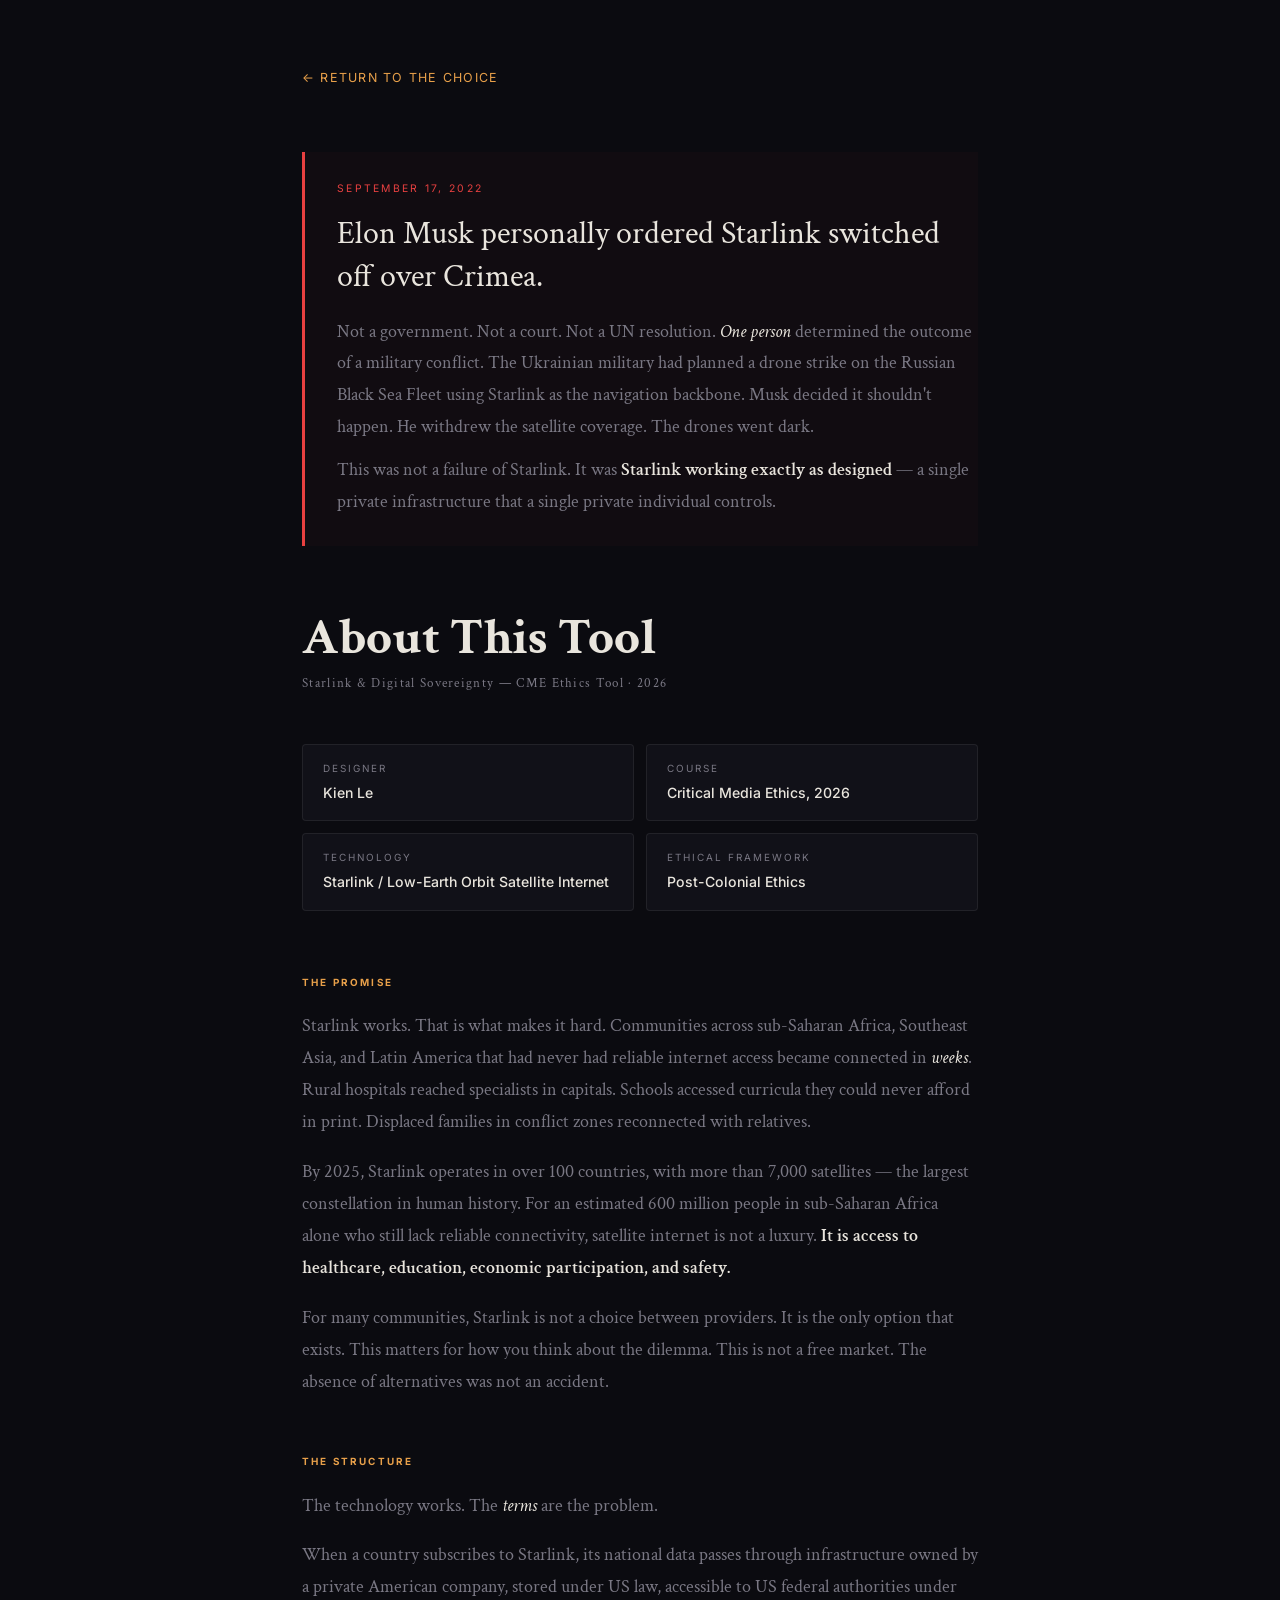
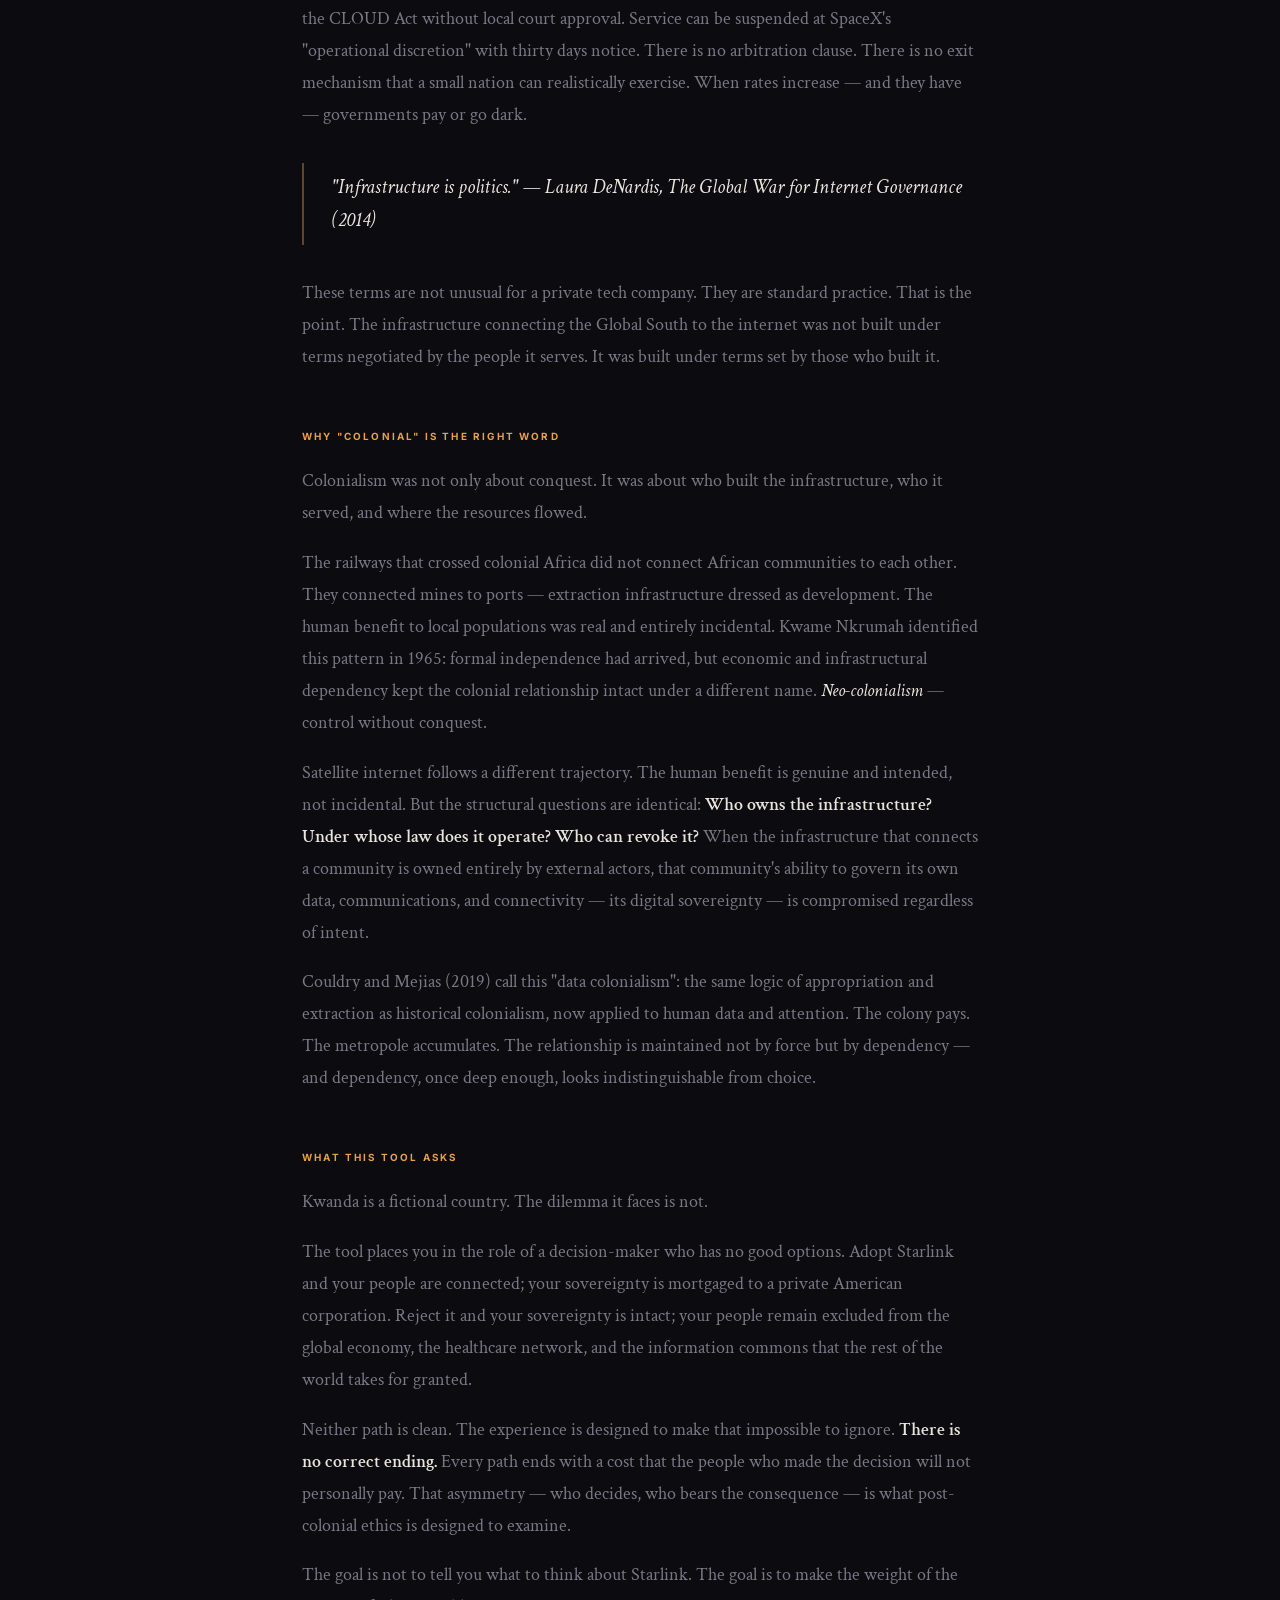
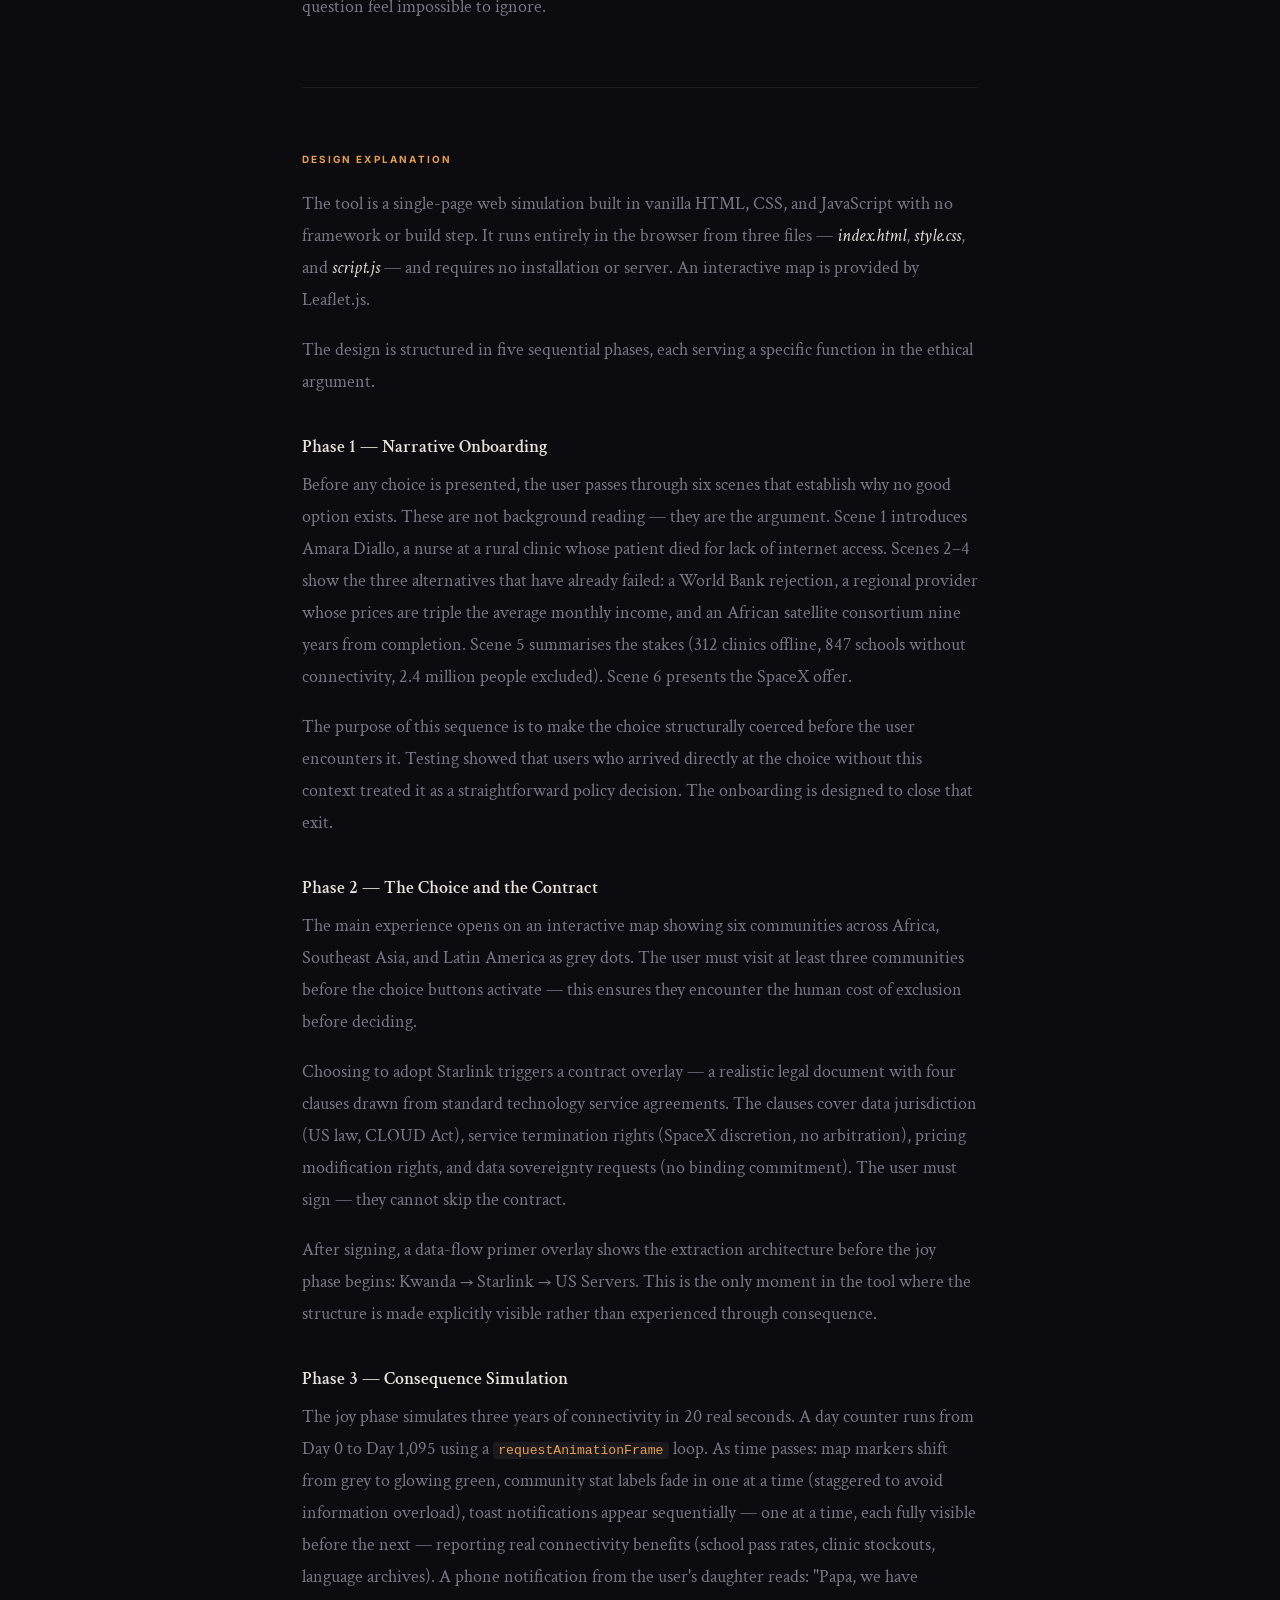
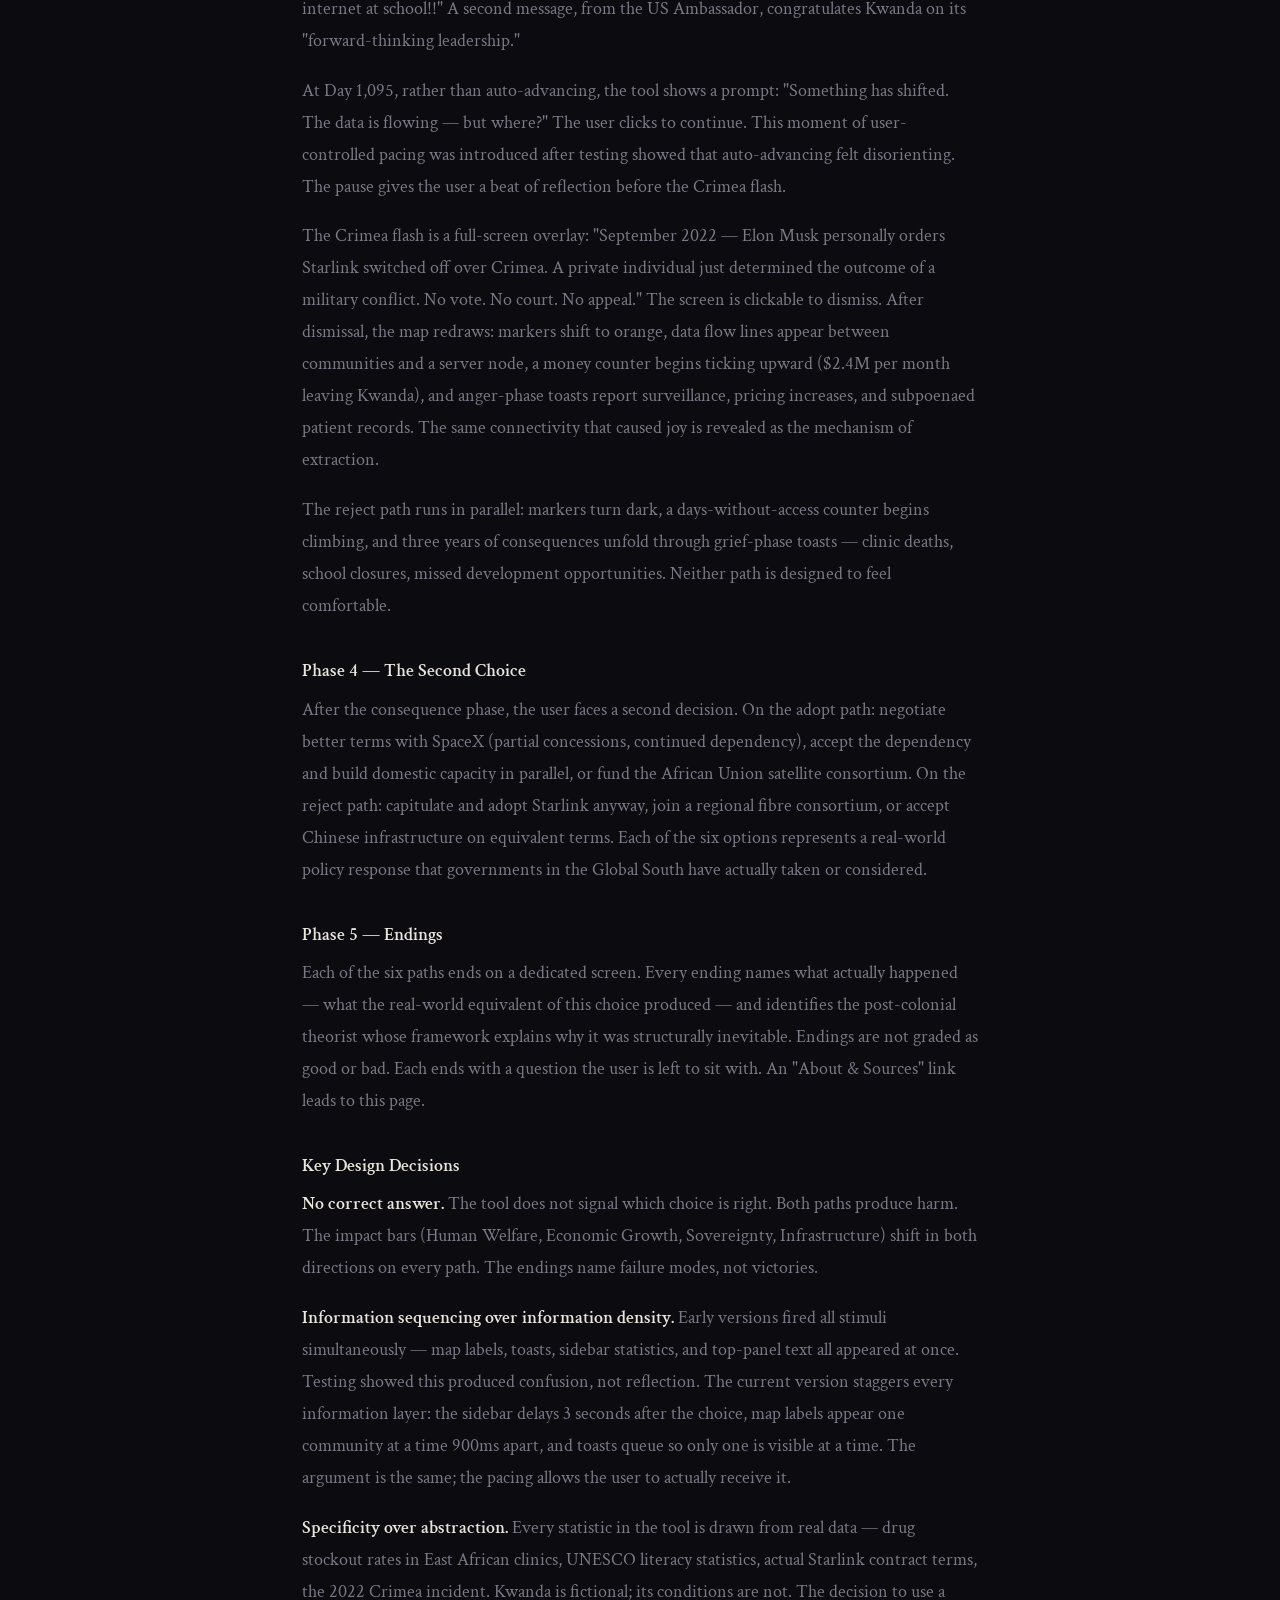
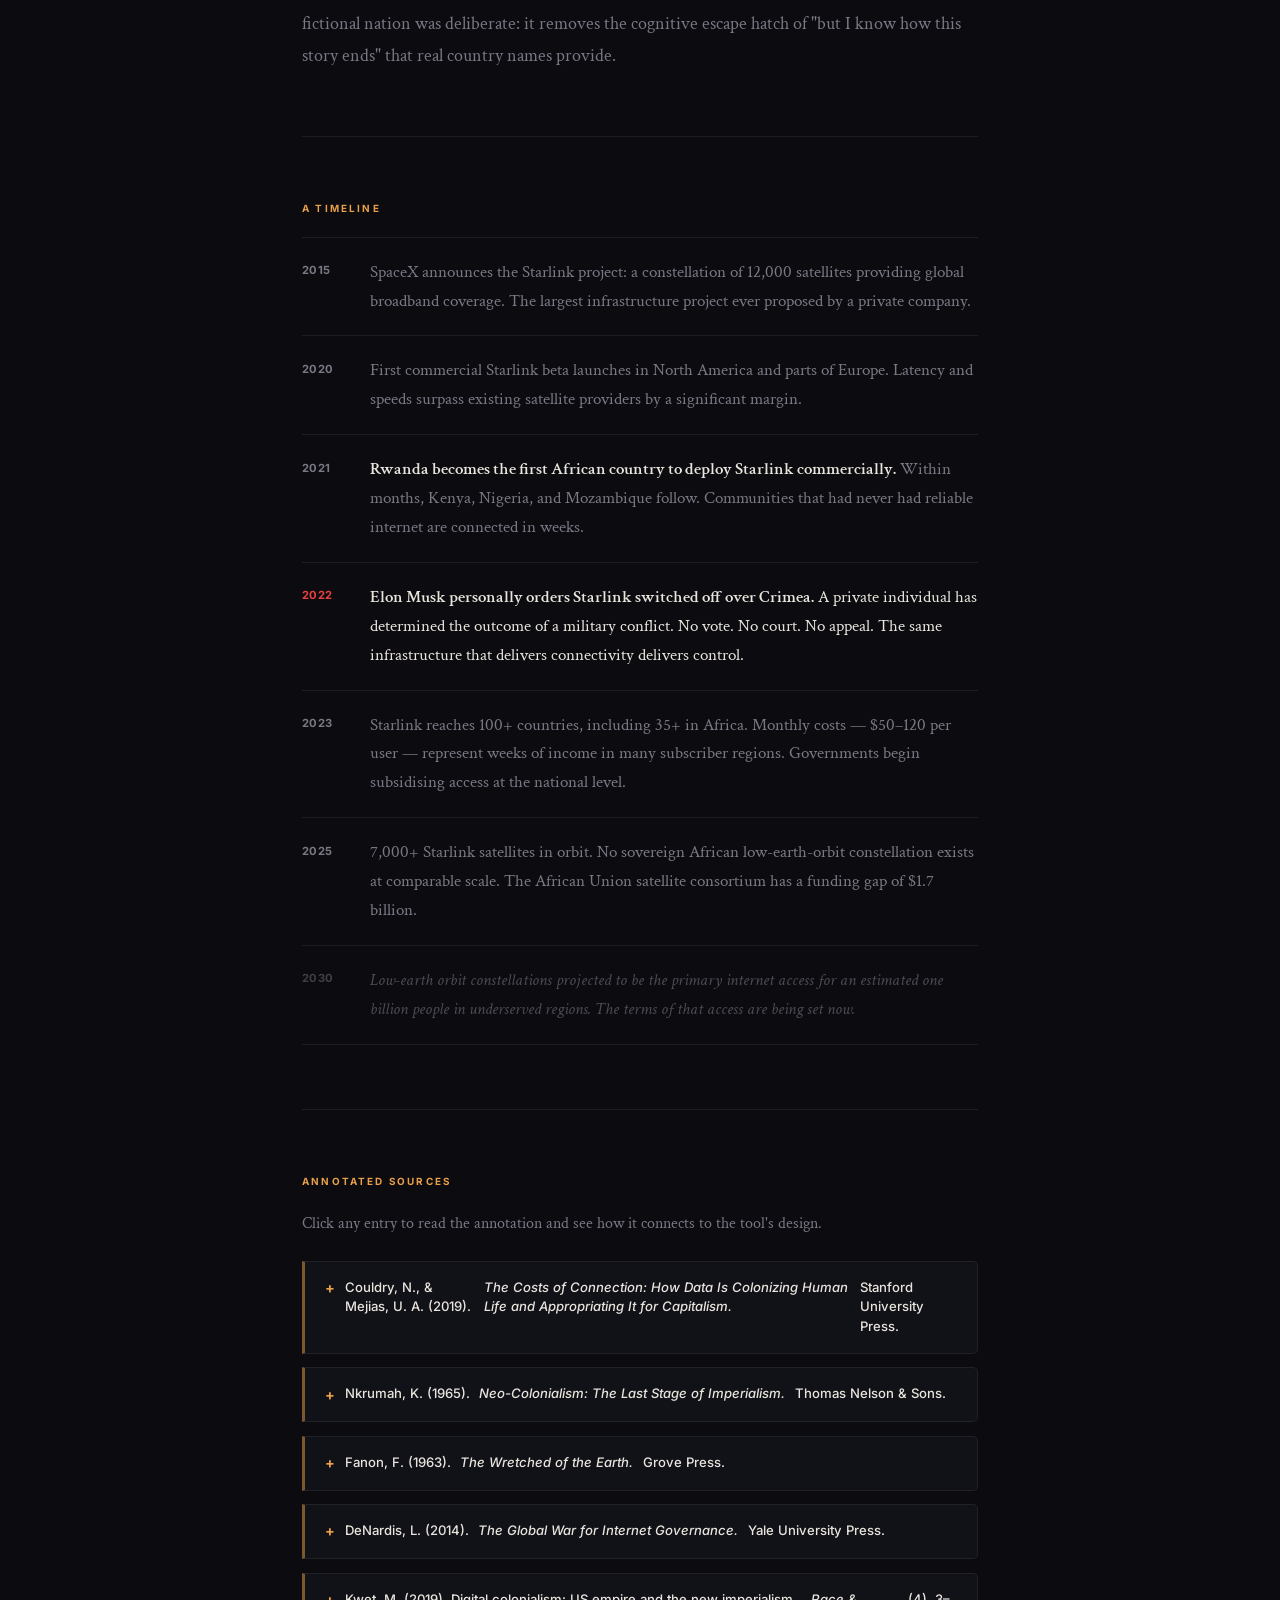
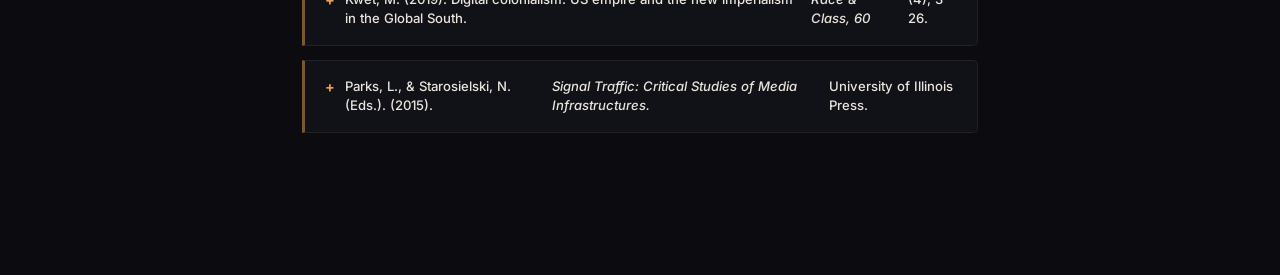
<file: about.html>
<!DOCTYPE html>
<html lang="en">
<head>
  <meta charset="UTF-8" />
  <meta name="viewport" content="width=device-width, initial-scale=1.0" />
  <title>About — The Choice</title>
  <link href="https://fonts.googleapis.com/css2?family=Crimson+Text:ital,wght@0,400;0,600;1,400&family=Inter:wght@300;400;500;600;700&display=swap" rel="stylesheet" />
  <style>
    *, *::before, *::after { box-sizing: border-box; margin: 0; padding: 0; }

    :root {
      --bg:     #0b0b10;
      --bg-2:   #111118;
      --text:   #e9e5dd;
      --muted:  #7a7884;
      --accent: #e8a04a;
      --angry:  #e84040;
      --border: rgba(255,255,255,0.07);
      --serif:  'Crimson Text', Georgia, serif;
      --sans:   'Inter', -apple-system, sans-serif;
    }

    body {
      background: var(--bg);
      color: var(--text);
      font-family: var(--sans);
      line-height: 1.6;
    }

    .container {
      max-width: 740px;
      margin: 0 auto;
      padding: 4rem 2rem 8rem;
    }

    /* ── Navigation ── */
    .back-link {
      display: inline-flex;
      align-items: center;
      gap: 0.4rem;
      color: var(--accent);
      text-decoration: none;
      font-size: 0.78rem;
      letter-spacing: 0.1em;
      text-transform: uppercase;
      margin-bottom: 4rem;
      transition: opacity 0.2s;
    }
    .back-link:hover { opacity: 0.72; }

    /* ── Opening moment ── */
    .opening-moment {
      border-left: 3px solid var(--angry);
      padding: 1.75rem 0 1.75rem 2rem;
      margin-bottom: 4rem;
      background: rgba(232,64,64,0.025);
    }

    .moment-date {
      font-family: var(--sans);
      font-size: 0.65rem;
      letter-spacing: 0.22em;
      text-transform: uppercase;
      color: var(--angry);
      margin-bottom: 0.8rem;
    }

    .moment-headline {
      font-family: var(--serif);
      font-size: clamp(1.4rem, 4vw, 2rem);
      line-height: 1.35;
      color: var(--text);
      margin-bottom: 1.1rem;
    }

    .moment-body {
      font-family: var(--serif);
      font-size: 1.1rem;
      line-height: 1.8;
      color: var(--muted);
      margin-bottom: 0.75rem;
    }

    .moment-body:last-child { margin-bottom: 0; }
    .moment-body em { color: var(--text); font-style: italic; }
    .moment-body strong { color: var(--text); font-weight: 600; }

    /* ── Page header ── */
    h1 {
      font-family: var(--serif);
      font-size: clamp(2.2rem, 5vw, 3.2rem);
      margin-bottom: 0.4rem;
      line-height: 1.1;
    }

    .page-subtitle {
      color: var(--muted);
      font-size: 0.82rem;
      letter-spacing: 0.1em;
      margin-bottom: 3rem;
    }

    /* ── Meta grid ── */
    .meta-grid {
      display: grid;
      grid-template-columns: repeat(2, 1fr);
      gap: 0.75rem;
      margin-bottom: 4rem;
    }

    .meta-item {
      background: var(--bg-2);
      border: 1px solid var(--border);
      border-radius: 4px;
      padding: 1rem 1.25rem;
    }

    .meta-label {
      font-size: 0.62rem;
      letter-spacing: 0.2em;
      text-transform: uppercase;
      color: var(--muted);
      margin-bottom: 0.3rem;
    }

    .meta-value {
      font-size: 0.88rem;
      color: var(--text);
      font-weight: 500;
    }

    /* ── Section headings ── */
    h2 {
      font-size: 0.62rem;
      letter-spacing: 0.22em;
      text-transform: uppercase;
      color: var(--accent);
      margin: 3.5rem 0 1.25rem;
    }

    /* ── Sub-headings ── */
    h3 {
      font-family: var(--serif);
      font-size: 1.15rem;
      font-weight: 600;
      color: var(--text);
      margin: 2.25rem 0 0.6rem;
      line-height: 1.4;
    }

    h3 + p { margin-top: 0; }

    code {
      font-family: 'SF Mono', 'Fira Mono', monospace;
      font-size: 0.82rem;
      background: rgba(255,255,255,0.06);
      padding: 0.1em 0.4em;
      border-radius: 3px;
      color: var(--accent);
    }

    /* ── Body prose ── */
    p {
      font-family: var(--serif);
      font-size: 1.1rem;
      line-height: 1.82;
      color: var(--muted);
      margin-bottom: 1.1rem;
    }

    p:last-child { margin-bottom: 0; }
    p strong { color: var(--text); font-weight: 600; }
    p em     { color: var(--text); font-style: italic; }

    /* ── Pull quote ── */
    .pull-quote {
      border-left: 2px solid rgba(232,160,74,0.4);
      padding: 0.5rem 0 0.5rem 1.75rem;
      margin: 2rem 0;
    }

    .pull-quote p {
      font-size: 1.25rem;
      line-height: 1.65;
      color: var(--text);
      font-style: italic;
      margin-bottom: 0;
    }

    /* ── Divider ── */
    hr {
      border: none;
      border-top: 1px solid var(--border);
      margin: 4rem 0;
    }

    /* ── Timeline ── */
    .timeline {
      margin: 0.25rem 0;
    }

    .timeline-item {
      display: grid;
      grid-template-columns: 2.75rem 1fr;
      gap: 0 1.5rem;
      margin-bottom: 0;
      padding: 1.25rem 0;
      border-bottom: 1px solid var(--border);
    }

    .timeline-item:first-child { border-top: 1px solid var(--border); }

    .tl-year {
      font-family: var(--sans);
      font-size: 0.7rem;
      font-weight: 700;
      color: var(--muted);
      letter-spacing: 0.04em;
      padding-top: 0.28rem;
      flex-shrink: 0;
    }

    .tl-event {
      font-family: var(--serif);
      font-size: 1.05rem;
      line-height: 1.72;
      color: var(--muted);
    }

    .tl-event strong { color: var(--text); font-weight: 600; }

    .timeline-item.tl-critical .tl-year  { color: var(--angry); }
    .timeline-item.tl-critical .tl-event { color: var(--text); }

    .timeline-item.tl-future .tl-year  { color: rgba(255,255,255,0.22); }
    .timeline-item.tl-future .tl-event { color: rgba(122,120,132,0.6); font-style: italic; }

    /* ── Sources (collapsible) ── */
    .sources-intro {
      font-family: var(--serif);
      font-size: 1rem;
      color: var(--muted);
      margin-bottom: 1.5rem;
      line-height: 1.7;
    }

    details.source-detail {
      background: var(--bg-2);
      border: 1px solid var(--border);
      border-left: 3px solid rgba(232,160,74,0.5);
      border-radius: 0 5px 5px 0;
      margin-bottom: 0.85rem;
    }

    summary.source-summary {
      padding: 1rem 1.25rem;
      cursor: pointer;
      font-family: var(--sans);
      font-size: 0.82rem;
      font-weight: 500;
      color: var(--text);
      line-height: 1.5;
      list-style: none;
      display: flex;
      align-items: flex-start;
      gap: 0.6rem;
      user-select: none;
    }

    summary.source-summary::-webkit-details-marker { display: none; }

    summary.source-summary::before {
      content: '+';
      color: var(--accent);
      font-weight: 700;
      font-size: 0.9rem;
      flex-shrink: 0;
      margin-top: -0.05rem;
      transition: transform 0.2s;
      display: inline-block;
    }

    details[open] summary.source-summary::before {
      content: '−';
    }

    .source-summary em { font-style: italic; color: var(--text); }

    .source-annotation {
      padding: 0 1.25rem 1.25rem 2.75rem;
      font-family: var(--serif);
      font-size: 0.98rem;
      line-height: 1.78;
      color: var(--muted);
      margin: 0;
      border-top: 1px solid var(--border);
      padding-top: 0.9rem;
    }

    @media (max-width: 520px) {
      .meta-grid { grid-template-columns: 1fr; }
      .opening-moment { padding-left: 1.25rem; }
    }
  </style>
</head>
<body>
  <div class="container">

    <a href="index.html" class="back-link">← Return to The Choice</a>

    <!-- ── Opening moment ── -->
    <div class="opening-moment">
      <p class="moment-date">September 17, 2022</p>
      <p class="moment-headline">Elon Musk personally ordered Starlink switched off over Crimea.</p>
      <p class="moment-body">Not a government. Not a court. Not a UN resolution. <em>One person</em> determined the outcome of a military conflict. The Ukrainian military had planned a drone strike on the Russian Black Sea Fleet using Starlink as the navigation backbone. Musk decided it shouldn't happen. He withdrew the satellite coverage. The drones went dark.</p>
      <p class="moment-body">This was not a failure of Starlink. It was <strong>Starlink working exactly as designed</strong> — a single private infrastructure that a single private individual controls.</p>
    </div>

    <h1>About This Tool</h1>
    <p class="page-subtitle">Starlink &amp; Digital Sovereignty — CME Ethics Tool · 2026</p>

    <div class="meta-grid">
      <div class="meta-item">
        <div class="meta-label">Designer</div>
        <div class="meta-value">Kien Le</div>
      </div>
      <div class="meta-item">
        <div class="meta-label">Course</div>
        <div class="meta-value">Critical Media Ethics, 2026</div>
      </div>
      <div class="meta-item">
        <div class="meta-label">Technology</div>
        <div class="meta-value">Starlink / Low-Earth Orbit Satellite Internet</div>
      </div>
      <div class="meta-item">
        <div class="meta-label">Ethical Framework</div>
        <div class="meta-value">Post-Colonial Ethics</div>
      </div>
    </div>

    <!-- ── Ch1: The Promise ── -->
    <h2>The Promise</h2>

    <p>
      Starlink works. That is what makes it hard. Communities across sub-Saharan Africa, Southeast Asia, and Latin America that had never had reliable internet access became connected in <em>weeks</em>. Rural hospitals reached specialists in capitals. Schools accessed curricula they could never afford in print. Displaced families in conflict zones reconnected with relatives.
    </p>

    <p>
      By 2025, Starlink operates in over 100 countries, with more than 7,000 satellites — the largest constellation in human history. For an estimated 600 million people in sub-Saharan Africa alone who still lack reliable connectivity, satellite internet is not a luxury. <strong>It is access to healthcare, education, economic participation, and safety.</strong>
    </p>

    <p>
      For many communities, Starlink is not a choice between providers. It is the only option that exists. This matters for how you think about the dilemma. This is not a free market. The absence of alternatives was not an accident.
    </p>

    <!-- ── Ch2: The Structure ── -->
    <h2>The Structure</h2>

    <p>
      The technology works. The <em>terms</em> are the problem.
    </p>

    <p>
      When a country subscribes to Starlink, its national data passes through infrastructure owned by a private American company, stored under US law, accessible to US federal authorities under the CLOUD Act without local court approval. Service can be suspended at SpaceX's "operational discretion" with thirty days notice. There is no arbitration clause. There is no exit mechanism that a small nation can realistically exercise. When rates increase — and they have — governments pay or go dark.
    </p>

    <div class="pull-quote">
      <p>"Infrastructure is politics." — Laura DeNardis, <em>The Global War for Internet Governance</em> (2014)</p>
    </div>

    <p>
      These terms are not unusual for a private tech company. They are standard practice. That is the point. The infrastructure connecting the Global South to the internet was not built under terms negotiated by the people it serves. It was built under terms set by those who built it.
    </p>

    <!-- ── Ch3: Why "Colonial" ── -->
    <h2>Why "Colonial" Is the Right Word</h2>

    <p>
      Colonialism was not only about conquest. It was about who built the infrastructure, who it served, and where the resources flowed.
    </p>

    <p>
      The railways that crossed colonial Africa did not connect African communities to each other. They connected mines to ports — extraction infrastructure dressed as development. The human benefit to local populations was real and entirely incidental. Kwame Nkrumah identified this pattern in 1965: formal independence had arrived, but economic and infrastructural dependency kept the colonial relationship intact under a different name. <em>Neo-colonialism</em> — control without conquest.
    </p>

    <p>
      Satellite internet follows a different trajectory. The human benefit is genuine and intended, not incidental. But the structural questions are identical: <strong>Who owns the infrastructure? Under whose law does it operate? Who can revoke it?</strong> When the infrastructure that connects a community is owned entirely by external actors, that community's ability to govern its own data, communications, and connectivity — its digital sovereignty — is compromised regardless of intent.
    </p>

    <p>
      Couldry and Mejias (2019) call this "data colonialism": the same logic of appropriation and extraction as historical colonialism, now applied to human data and attention. The colony pays. The metropole accumulates. The relationship is maintained not by force but by dependency — and dependency, once deep enough, looks indistinguishable from choice.
    </p>

    <!-- ── Ch4: The Tool ── -->
    <h2>What This Tool Asks</h2>

    <p>
      Kwanda is a fictional country. The dilemma it faces is not.
    </p>

    <p>
      The tool places you in the role of a decision-maker who has no good options. Adopt Starlink and your people are connected; your sovereignty is mortgaged to a private American corporation. Reject it and your sovereignty is intact; your people remain excluded from the global economy, the healthcare network, and the information commons that the rest of the world takes for granted.
    </p>

    <p>
      Neither path is clean. The experience is designed to make that impossible to ignore. <strong>There is no correct ending.</strong> Every path ends with a cost that the people who made the decision will not personally pay. That asymmetry — who decides, who bears the consequence — is what post-colonial ethics is designed to examine.
    </p>

    <p>
      The goal is not to tell you what to think about Starlink. The goal is to make the weight of the question feel impossible to ignore.
    </p>

    <hr />

    <!-- ── Design Explanation ── -->
    <h2>Design Explanation</h2>

    <p>
      The tool is a single-page web simulation built in vanilla HTML, CSS, and JavaScript with no framework or build step. It runs entirely in the browser from three files — <em>index.html</em>, <em>style.css</em>, and <em>script.js</em> — and requires no installation or server. An interactive map is provided by Leaflet.js.
    </p>

    <p>
      The design is structured in five sequential phases, each serving a specific function in the ethical argument.
    </p>

    <h3>Phase 1 — Narrative Onboarding</h3>

    <p>
      Before any choice is presented, the user passes through six scenes that establish why no good option exists. These are not background reading — they are the argument. Scene 1 introduces Amara Diallo, a nurse at a rural clinic whose patient died for lack of internet access. Scenes 2–4 show the three alternatives that have already failed: a World Bank rejection, a regional provider whose prices are triple the average monthly income, and an African satellite consortium nine years from completion. Scene 5 summarises the stakes (312 clinics offline, 847 schools without connectivity, 2.4 million people excluded). Scene 6 presents the SpaceX offer.
    </p>

    <p>
      The purpose of this sequence is to make the choice structurally coerced before the user encounters it. Testing showed that users who arrived directly at the choice without this context treated it as a straightforward policy decision. The onboarding is designed to close that exit.
    </p>

    <h3>Phase 2 — The Choice and the Contract</h3>

    <p>
      The main experience opens on an interactive map showing six communities across Africa, Southeast Asia, and Latin America as grey dots. The user must visit at least three communities before the choice buttons activate — this ensures they encounter the human cost of exclusion before deciding.
    </p>

    <p>
      Choosing to adopt Starlink triggers a contract overlay — a realistic legal document with four clauses drawn from standard technology service agreements. The clauses cover data jurisdiction (US law, CLOUD Act), service termination rights (SpaceX discretion, no arbitration), pricing modification rights, and data sovereignty requests (no binding commitment). The user must sign — they cannot skip the contract.
    </p>

    <p>
      After signing, a data-flow primer overlay shows the extraction architecture before the joy phase begins: Kwanda → Starlink → US Servers. This is the only moment in the tool where the structure is made explicitly visible rather than experienced through consequence.
    </p>

    <h3>Phase 3 — Consequence Simulation</h3>

    <p>
      The joy phase simulates three years of connectivity in 20 real seconds. A day counter runs from Day 0 to Day 1,095 using a <code>requestAnimationFrame</code> loop. As time passes: map markers shift from grey to glowing green, community stat labels fade in one at a time (staggered to avoid information overload), toast notifications appear sequentially — one at a time, each fully visible before the next — reporting real connectivity benefits (school pass rates, clinic stockouts, language archives). A phone notification from the user's daughter reads: "Papa, we have internet at school!!" A second message, from the US Ambassador, congratulates Kwanda on its "forward-thinking leadership."
    </p>

    <p>
      At Day 1,095, rather than auto-advancing, the tool shows a prompt: "Something has shifted. The data is flowing — but where?" The user clicks to continue. This moment of user-controlled pacing was introduced after testing showed that auto-advancing felt disorienting. The pause gives the user a beat of reflection before the Crimea flash.
    </p>

    <p>
      The Crimea flash is a full-screen overlay: "September 2022 — Elon Musk personally orders Starlink switched off over Crimea. A private individual just determined the outcome of a military conflict. No vote. No court. No appeal." The screen is clickable to dismiss. After dismissal, the map redraws: markers shift to orange, data flow lines appear between communities and a server node, a money counter begins ticking upward ($2.4M per month leaving Kwanda), and anger-phase toasts report surveillance, pricing increases, and subpoenaed patient records. The same connectivity that caused joy is revealed as the mechanism of extraction.
    </p>

    <p>
      The reject path runs in parallel: markers turn dark, a days-without-access counter begins climbing, and three years of consequences unfold through grief-phase toasts — clinic deaths, school closures, missed development opportunities. Neither path is designed to feel comfortable.
    </p>

    <h3>Phase 4 — The Second Choice</h3>

    <p>
      After the consequence phase, the user faces a second decision. On the adopt path: negotiate better terms with SpaceX (partial concessions, continued dependency), accept the dependency and build domestic capacity in parallel, or fund the African Union satellite consortium. On the reject path: capitulate and adopt Starlink anyway, join a regional fibre consortium, or accept Chinese infrastructure on equivalent terms. Each of the six options represents a real-world policy response that governments in the Global South have actually taken or considered.
    </p>

    <h3>Phase 5 — Endings</h3>

    <p>
      Each of the six paths ends on a dedicated screen. Every ending names what actually happened — what the real-world equivalent of this choice produced — and identifies the post-colonial theorist whose framework explains why it was structurally inevitable. Endings are not graded as good or bad. Each ends with a question the user is left to sit with. An "About & Sources" link leads to this page.
    </p>

    <h3>Key Design Decisions</h3>

    <p>
      <strong>No correct answer.</strong> The tool does not signal which choice is right. Both paths produce harm. The impact bars (Human Welfare, Economic Growth, Sovereignty, Infrastructure) shift in both directions on every path. The endings name failure modes, not victories.
    </p>

    <p>
      <strong>Information sequencing over information density.</strong> Early versions fired all stimuli simultaneously — map labels, toasts, sidebar statistics, and top-panel text all appeared at once. Testing showed this produced confusion, not reflection. The current version staggers every information layer: the sidebar delays 3 seconds after the choice, map labels appear one community at a time 900ms apart, and toasts queue so only one is visible at a time. The argument is the same; the pacing allows the user to actually receive it.
    </p>

    <p>
      <strong>Specificity over abstraction.</strong> Every statistic in the tool is drawn from real data — drug stockout rates in East African clinics, UNESCO literacy statistics, actual Starlink contract terms, the 2022 Crimea incident. Kwanda is fictional; its conditions are not. The decision to use a fictional nation was deliberate: it removes the cognitive escape hatch of "but I know how this story ends" that real country names provide.
    </p>

    <hr />

    <!-- ── Timeline ── -->
    <h2>A Timeline</h2>

    <div class="timeline">

      <div class="timeline-item">
        <span class="tl-year">2015</span>
        <span class="tl-event">SpaceX announces the Starlink project: a constellation of 12,000 satellites providing global broadband coverage. The largest infrastructure project ever proposed by a private company.</span>
      </div>

      <div class="timeline-item">
        <span class="tl-year">2020</span>
        <span class="tl-event">First commercial Starlink beta launches in North America and parts of Europe. Latency and speeds surpass existing satellite providers by a significant margin.</span>
      </div>

      <div class="timeline-item">
        <span class="tl-year">2021</span>
        <span class="tl-event"><strong>Rwanda becomes the first African country to deploy Starlink commercially.</strong> Within months, Kenya, Nigeria, and Mozambique follow. Communities that had never had reliable internet are connected in weeks.</span>
      </div>

      <div class="timeline-item tl-critical">
        <span class="tl-year">2022</span>
        <span class="tl-event"><strong>Elon Musk personally orders Starlink switched off over Crimea.</strong> A private individual has determined the outcome of a military conflict. No vote. No court. No appeal. The same infrastructure that delivers connectivity delivers control.</span>
      </div>

      <div class="timeline-item">
        <span class="tl-year">2023</span>
        <span class="tl-event">Starlink reaches 100+ countries, including 35+ in Africa. Monthly costs — $50–120 per user — represent weeks of income in many subscriber regions. Governments begin subsidising access at the national level.</span>
      </div>

      <div class="timeline-item">
        <span class="tl-year">2025</span>
        <span class="tl-event">7,000+ Starlink satellites in orbit. No sovereign African low-earth-orbit constellation exists at comparable scale. The African Union satellite consortium has a funding gap of $1.7 billion.</span>
      </div>

      <div class="timeline-item tl-future">
        <span class="tl-year">2030</span>
        <span class="tl-event">Low-earth orbit constellations projected to be the primary internet access for an estimated one billion people in underserved regions. The terms of that access are being set now.</span>
      </div>

    </div>

    <hr />

    <!-- ── Sources ── -->
    <h2>Annotated Sources</h2>

    <p class="sources-intro">Click any entry to read the annotation and see how it connects to the tool's design.</p>

    <details class="source-detail">
      <summary class="source-summary">
        Couldry, N., &amp; Mejias, U. A. (2019). <em>The Costs of Connection: How Data Is Colonizing Human Life and Appropriating It for Capitalism.</em> Stanford University Press.
      </summary>
      <p class="source-annotation">
        The primary theoretical framework for this tool. Couldry and Mejias argue that "data colonialism" is a structural continuation of historical colonialism — the same logic of appropriation and extraction, now applied to human data and digital connectivity. Their concept of "data relations" as a mode of dispossession directly informs the dependency phase: the moment the viewer realises that connectivity and extraction are inseparable in the Starlink model.
      </p>
    </details>

    <details class="source-detail">
      <summary class="source-summary">
        Nkrumah, K. (1965). <em>Neo-Colonialism: The Last Stage of Imperialism.</em> Thomas Nelson &amp; Sons.
      </summary>
      <p class="source-annotation">
        Nkrumah argued that formal decolonisation created a new mode of colonial control — dependency maintained through economic and infrastructural means rather than direct rule. His observation that neo-colonial infrastructure presents itself as development while serving the interests of the controlling power maps precisely onto Starlink's expansion model. The colonial railway metaphor in this tool draws directly from his analysis of infrastructure as extraction.
      </p>
    </details>

    <details class="source-detail">
      <summary class="source-summary">
        Fanon, F. (1963). <em>The Wretched of the Earth.</em> Grove Press.
      </summary>
      <p class="source-annotation">
        Fanon's analysis of colonial dependency — particularly how dependency structures the agency and self-determination of colonised peoples — provides the ethical ground for why substantive sovereignty matters beyond formal independence. His critique of post-colonial elites who reproduce colonial structures informs the tool's refusal to frame rejection as a clean victory: rejecting Starlink in the name of sovereignty is also a choice made by elites who already have connectivity.
      </p>
    </details>

    <details class="source-detail">
      <summary class="source-summary">
        DeNardis, L. (2014). <em>The Global War for Internet Governance.</em> Yale University Press.
      </summary>
      <p class="source-annotation">
        DeNardis demonstrates that control over internet infrastructure constitutes political governance power. Her central argument — "infrastructure is politics" — grounds the claim that Starlink's private ownership is not merely a commercial question but a question of who governs global connectivity. Her framework explains why a developing nation's dependency on SpaceX represents a governance deficit, not simply a market dependency.
      </p>
    </details>

    <details class="source-detail">
      <summary class="source-summary">
        Kwet, M. (2019). Digital colonialism: US empire and the new imperialism in the Global South. <em>Race &amp; Class, 60</em>(4), 3–26.
      </summary>
      <p class="source-annotation">
        Kwet argues that US technology corporations are enacting a new form of imperialism in the Global South through control over software, hardware, and network infrastructure. His analysis of how technical standards, licensing regimes, and platform dependencies reproduce colonial economic relationships maps directly onto SpaceX's position in the satellite internet market.
      </p>
    </details>

    <details class="source-detail">
      <summary class="source-summary">
        Parks, L., &amp; Starosielski, N. (Eds.). (2015). <em>Signal Traffic: Critical Studies of Media Infrastructures.</em> University of Illinois Press.
      </summary>
      <p class="source-annotation">
        This volume examines how communication infrastructures — cables, satellites, towers — embed social and political power relations that are typically rendered invisible to their users. Several chapters address satellite infrastructure specifically, arguing that the apparent universality of satellite coverage conceals deeply situated political and economic interests. This provides the bridge between post-colonial theory and the material specificity of Starlink as a physical infrastructure.
      </p>
    </details>

  </div>
</body>
</html>
</file>
